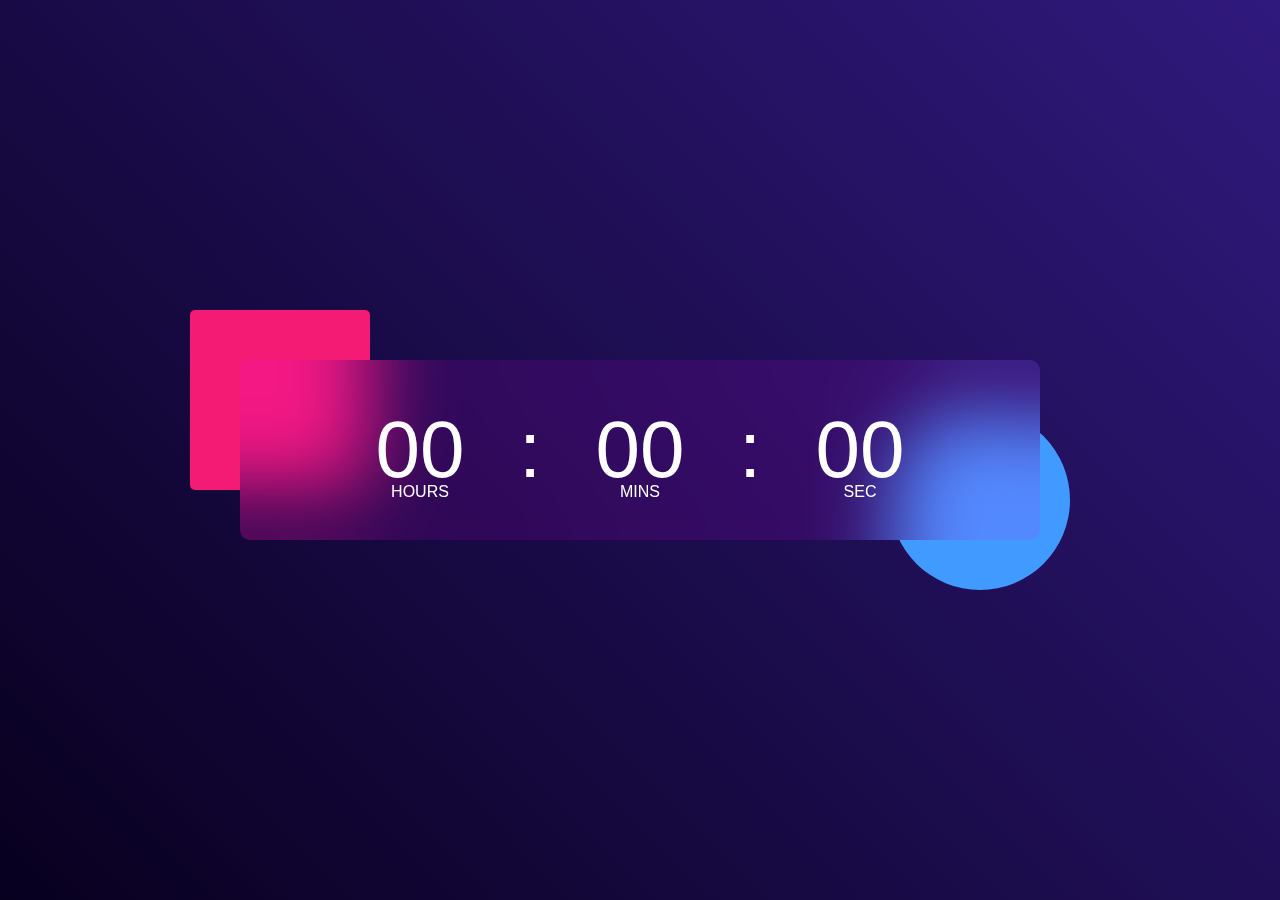
<file: Digital Clock/index.html>
<!DOCTYPE html>
<html lang="en">
<head>
    <meta charset="UTF-8">
    <meta name="viewport" content="width=device-width, initial-scale=1.0">
    <title>Digital clock</title>
    <link rel="stylesheet" href="style.css">
</head>
<body>
    <div class="hero">
        <div class="container">
            <div class="clock">
                <span id="hours">00</span>
                <span >:</span>
                <span id="min">00</span>
                <span>:</span>
                <span id="sec">00</span>
            </div>
        </div>
    </div>
    <script src="script.js"></script>
</body>
</html>
</file>
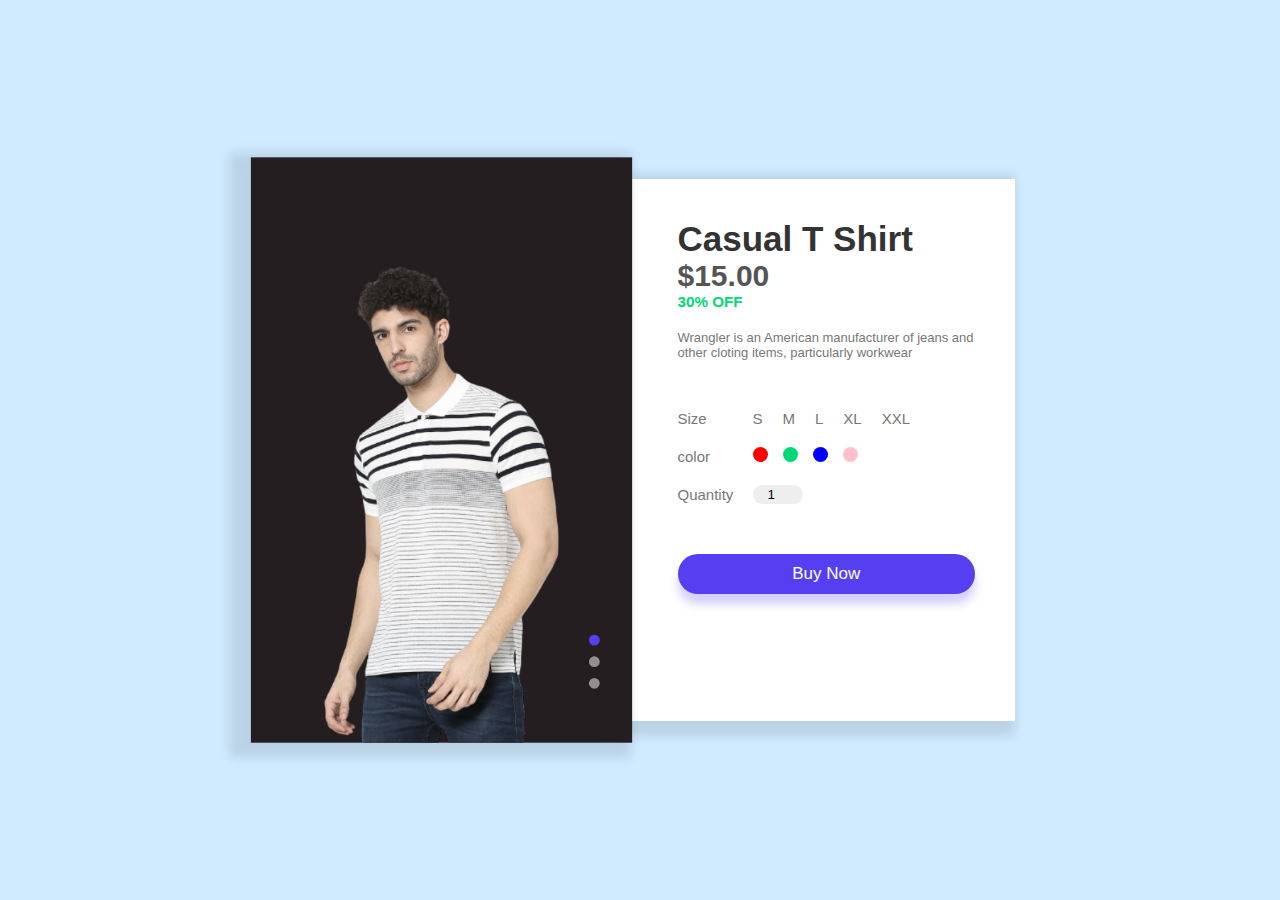
<file: E-Commerce Product Gallery/index.html>
<!DOCTYPE html>
<html lang="en">
<head>
    <meta charset="UTF-8">
    <meta name="viewport" content="width=device-width, initial-scale=1.0">
    <title>E-Commerce Product Gallery</title>
    <link rel="stylesheet" href="style.css">
</head>
<body>
    <div class="container">
        <div class="product">
            <div class="gallery">
                <img src="images/image1.png" id="product-img">
                <div class="controls">
                    <span class="btn active"></span>
                    <span class="btn"></span>
                    <span class="btn"></span>
                </div>
            </div>
                <div class="details">
                    <h1>Casual T Shirt</h1>
                    <h2>$15.00</h2>
                    <h3>30% OFF</h3>
                    <p>Wrangler is an American manufacturer of jeans and other cloting items, particularly workwear</p>
                    <form>
                        <div class="size-select">
                            <p>Size</p>
                            <label for="small">
                                <input type="radio" name="size" id="small">
                                <span>S</span>
                            </label>
                            <label for="medium">
                                <input type="radio" name="size" id="medium">
                                <span>M</span>
                            </label>
                            <label for="large">
                                <input type="radio" name="size" id="large">
                                <span>L</span>
                            </label>
                            <label for="extra-large">
                                <input type="radio" name="size" id="extra-large">
                                <span>XL</span>
                            </label>
                            <label for="double-xl">
                                <input type="radio" name="size" id="double-xl">
                                <span>XXL</span>
                            </label>
                        </div>

                        <div class="color-select">
                            <p>color</p>
                            <label for="red">
                                <input type="radio" name="color" id="red">
                                <span class="color-1"></span>
                            </label>
                            <label for="green">
                                <input type="radio" name="color" id="green">
                                <span class="color-2"></span>
                            </label>
                            <label for="blue">
                                <input type="radio" name="color" id="blue">
                                <span class="color-3"></span>
                            </label>
                            <label for="pink">
                                <input type="radio" name="color" id="pink">
                                <span class="color-4"></span>
                            </label>
                        </div>

                        <div class="quantity-select">
                            <p>Quantity</p>
                            <input type="number" value="1">
                        </div>

                        <button id="buyBtn">Buy Now</button>
                    </form>
                </div>
        </div>
    </div>
    <script src="script.js"></script>
</body>
</html>
</file>
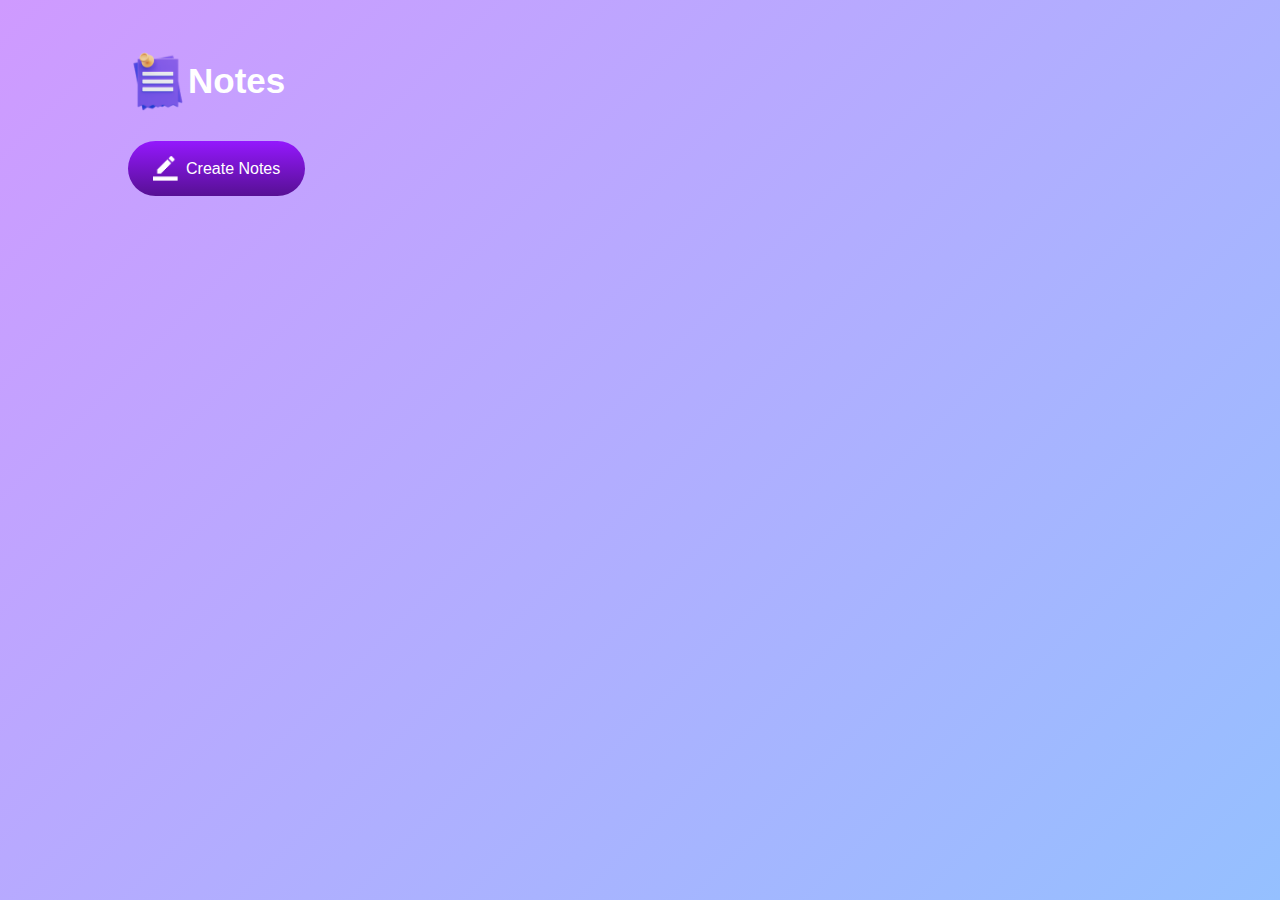
<file: notes app/index.html>
<!DOCTYPE html>
<html lang="en">
    <head>
        <meta http-equiv="Content-Type" content="text/html;charset=UTF-8">
        <meta name="viewport" content="width=device-width, initial-scale=1.0">
        <title>Notes app</title>
        <link rel="stylesheet" href="style.css">
    </head>
    <body>
        <div class="container">
            <h1><img src="images/notes.png" alt="notes image">Notes</h1>
            <button class="btn"><img src="images/edit.png" alt="edit btn"> Create Notes</button>
            <div class="notes-container">
                <!-- <p contenteditable="true" class="input-box">
                    <img src="images/delete.png" alt="delete btn">
                </p> -->
            </div>

        </div>
        <script src="script.js"></script>
    </body>
</html>
</file>
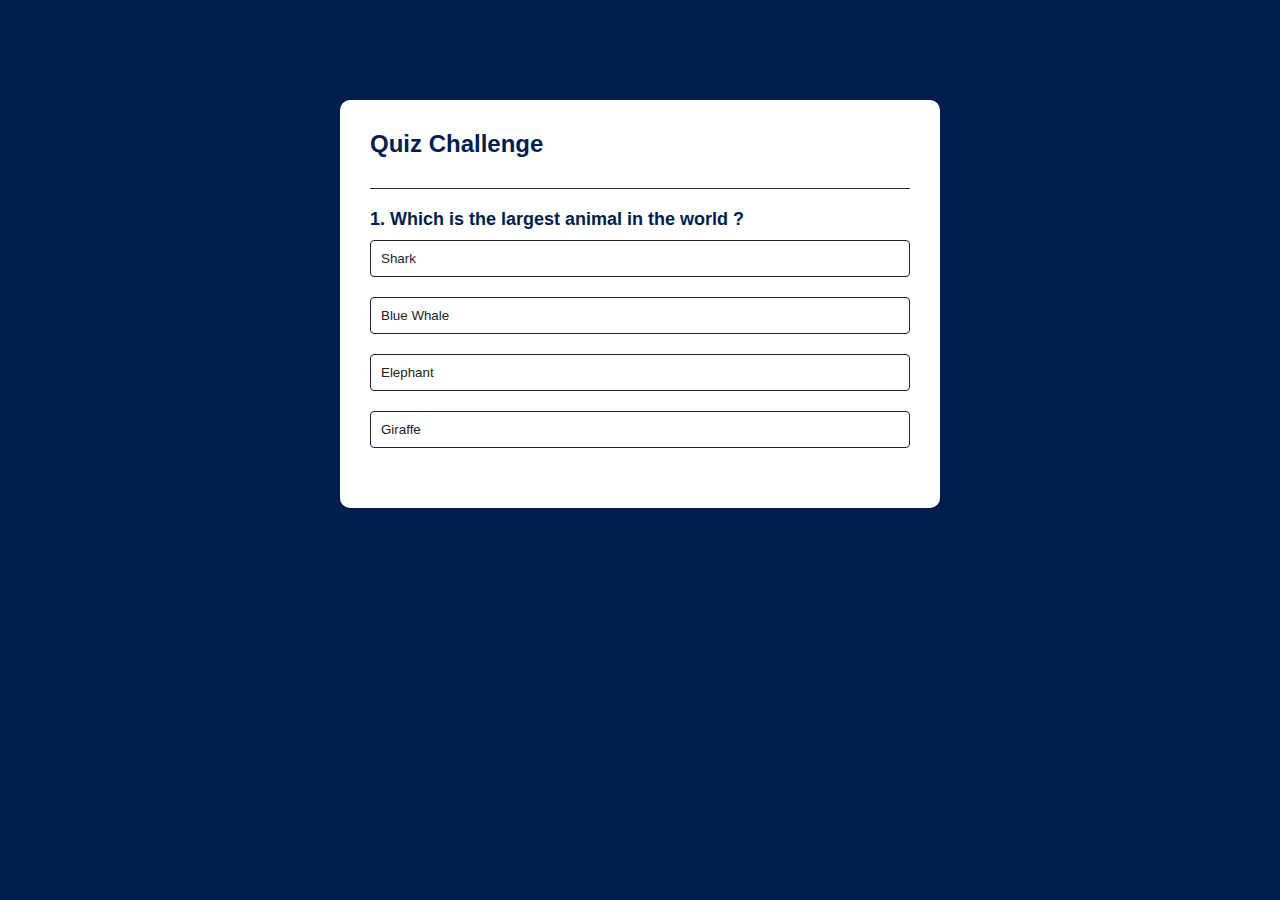
<file: Quiz App/index.html>
<!DOCTYPE html>
<html lang="en">
<head>
    <meta charset="UTF-8">
    <meta name="viewport" content="width=device-width, initial-scale=1.0">
    <title>Quiz App</title>
    <link rel="stylesheet" href="style.css">
</head>
<body>
    <div class="app">
        <h1>Quiz Challenge</h1>
        <div class="quiz">
            <h2 id="question">Question Goes Here</h2>
            <div id="answer-buttons">
                <button class="btn">Answer 1</button>
                <button class="btn">Answer 2</button>
                <button class="btn">Answer 3</button>
                <button class="btn">Answer 4</button>
            </div>
            <button id="nextBtn">Next</button>
        </div>
    </div>
    <script src="script.js"></script>
</body>
</html>
</file>
<file: Digital Clock/style.css>
* {
    margin: 0;
    padding: 0;
    box-sizing: border-box;
    font-family: 'Poppins', sans-serif;
}

.hero {
    width: 100%;
    min-height: 100vh;
    background: linear-gradient(45deg, #08001f, #30197d);
    color: #fff;
    position: relative;
}

.container {
    width: 800px;
    height: 180px;
    position: absolute;
    top: 50%;
    left: 50%;
    transform: translate(-50%, -50%);
}

.clock {
    width: 100%;
    height: 100%;
    background: rgba(235, 0, 255, 0.11);
    border-radius: 10px;
    display: flex;
    align-items: center;
    justify-content: center;
    backdrop-filter: blur(40px);
}

.container::before {
    content: '';
    width: 180px;
    height: 180px;
    background: #f41b75;
    border-radius: 5px;
    position: absolute;
    left: -50px;
    top: -50px;
    z-index: -1;
}

.container::after {
    content: '';
    width: 180px;
    height: 180px;
    background: #419aff;
    border-radius: 50%;
    position: absolute;
    right: -30px;
    bottom: -50px;
    z-index: -1;
}

.clock span {
    font-size: 80px;
    width: 110px;
    display: inline-block;
    text-align: center;
    position: relative;
}

.clock span::after {
    font-size: 16px;
    position: absolute;
    bottom: -5px;
    left: 50%;
    transform: translate(-50%);
}

#hours::after {  
    content: 'HOURS';
}

#min::after {  
    content: 'MINS';
}

#sec::after {  
    content: 'SEC';
}
</file>
<file: E-Commerce Product Gallery/style.css>
* {
    margin: 0;
    padding: 0;
    box-sizing: border-box;
    font-family: 'Poppins', sans-serif;
}

.container {
    width: 100%;
    min-height: 100vh;
    background: #d0eaff;
    display: flex;
    align-items: center;
    justify-content: center;
}

.product {
    width: 90%;
    max-width: 750px;
    display: flex;
}

.gallery {
    flex-basis: 47%;
    background: #241e20;
    transform: scale(1.08);
    box-shadow: -10px 5px 10px 10px rgba(0, 0, 0 ,0.1);
    position: relative;

}

.gallery img {
    width: 100%;
    display: block;
    padding-top: 100px;
}

.details {
    flex-basis: 53%;
    background: #fff;
    padding: 40px;
    padding-left: 60px;
    box-shadow: -10px 5px 10px 10px rgba(0, 0, 0 ,0.1); 
    font-size: 13px;
    font-weight: 500;
    color: #777;
}

.details h1 {
    color: #333;
    font-size: 35px;
}

.details h2 {
    color: #555;
    font-size: 30px;
    font-weight: 600;
}

.details h3 {
    color: #00d875;
    margin-bottom: 20px;
}

.details form {
    font-size: 15px;
    font-weight: 400;
}

.size-select {
    display: flex;
    align-items: center;
    margin-top: 50px;
}

.size-select p{
    width: 70px;
}

.size-select input:checked + span {
    color: blue;
    font-weight: 600;
}

.size-select input {
    display: none;
}

.size-select span {
    padding: 5px;
    margin-right: 10px;
    cursor: pointer;
}

.color-select {
    display: flex;
    align-items: center;
    margin-top: 20px;
}

.color-select p {
    width: 75px;
}

.color-select span {
    display: inline-block;
    width: 15px;
    height: 15px;
    border-radius: 50%;
    margin-right: 15px;
    cursor: pointer;
}

.color-1 {
    background: red;
}

.color-2 {
    background: #00d875;
}

.color-3 {
    background: blue;
}

.color-4 {
    background: pink;
}

.color-select input {
    display: none;
}

.color-select input:checked + span {
    transform:  scale(0.7);
    box-shadow: 0 0 0 4px #fff, 0 0 0 6px #000;
}

.quantity-select {
    display: flex;
    align-items: center;
    margin-top: 20px;
}

.quantity-select p{
    width: 75px;
}

.quantity-select input {
    background: #eee;
    border: 0;
    outline: 0;
    padding: 2px 2px 2px 15px;
    width: 50px;
    border-radius: 12px;
}

Form button {
    background: #553ff0;
    color: #fff;
    font-size: 17px;
    width: 100%;
    padding: 10px;
    border-radius: 30px;
    border: 0;
    outline: 0;
    margin-top: 50px;
    box-shadow: 0 10px 10px rgba(85, 63, 240, 0.25);
    cursor: pointer;
}

.controls {
    position: absolute;
    bottom: 40px;
    right: 20px;
}

.btn {
    display: block;
    width: 10px;
    height: 10px;
    border-radius: 50%;
    background: rgba(255, 255, 255, 0.5);
    margin: 10px;
    cursor: pointer;
}

.btn.active {
    background: #553ff0;
}
</file>
<file: notes app/style.css>
* {
    margin: 0;
    padding: 0;
    font-family: 'Poppins', sans-serif;
    box-sizing: border-box;
}

.container {
    width: 100%;
    min-height: 100vh;
    background: linear-gradient(135deg, #cf9aff,  #95c0ff);
    color: #ffff;
    padding-top: 4%;
    padding-left: 10%;
}

.container h1{
    display: flex;
    align-items: center;
    font-size: 35px;
    font-weight: 600;
}

.container h1 img {
    width: 60px;
}

.container button img{
    width: 25px;
    margin-right: 8px;
}

.container button {
    display: flex;
    align-items: center;
    background: linear-gradient(#9418fd, #571094);
    color: #ffff;
    font-size: 16px;
    outline: 0;
    border: 0;
    border-radius: 40px;
    padding: 15px 25px;
    margin: 30px 0 20px;
    cursor: pointer;
}

.input-box {
    position: relative;
    width: 100%;
    max-width: 500px;
    min-height: 150px;
    background: #fff;
    color: #333;
    padding: 20px;
    margin: 20px 0;
    outline: none;
    border-radius: 5px;
}

.input-box img {
    width: 25px;
    position: absolute;
    bottom: 15px;
    right: 15px;
    cursor: pointer;
}
</file>
<file: Quiz App/style.css>
* {
    padding: 0;
    margin: 0;
    font-family: 'Poppins', sans-serif;
    box-sizing: border-box;
}

body {
    background: #001e4d;
}

.app {
    background: #fff;
    width: 90%;
    max-width: 600px;
    margin: 100px auto 0;
    border-radius: 10px;
    padding: 30px;
}

.app h1 {
    font-size: 24px;
    color: #001e4d;
    font-weight: 600;
    border-bottom: 1px solid #333;
    padding-bottom: 30px;
}

.quiz {
    padding: 20px 0;
}

.quiz h2 {
    font-size: 18px;
    color: #001e4d;
    font-weight: 600;
}

.btn {
    background: #fff;
    color: #222;
    font-weight: 500;
    width: 100%;
    border: 1px solid #222;
    padding: 10px;
    margin: 10px 0;
    text-align: left;
    border-radius: 4px;
    cursor: pointer;
    transform: all 0.3s;
}

.btn:hover:not([disabled]){
    background: #222;
    color: #fff;
}

.btn:disabled{
    cursor: no-drop;
}

#nextBtn {
    background: #001e4d;
    color: #fff;
    font-weight: 500;
    width: 150px;
    border: 0;
    padding: 10px;
    margin: 20px auto 0;
    border-radius: 4px;
    cursor: pointer;
    display: none;
}

.correct{
    background: #9aeabc;
}

.incorrect{
    background: #ff9393;
}
</file>
